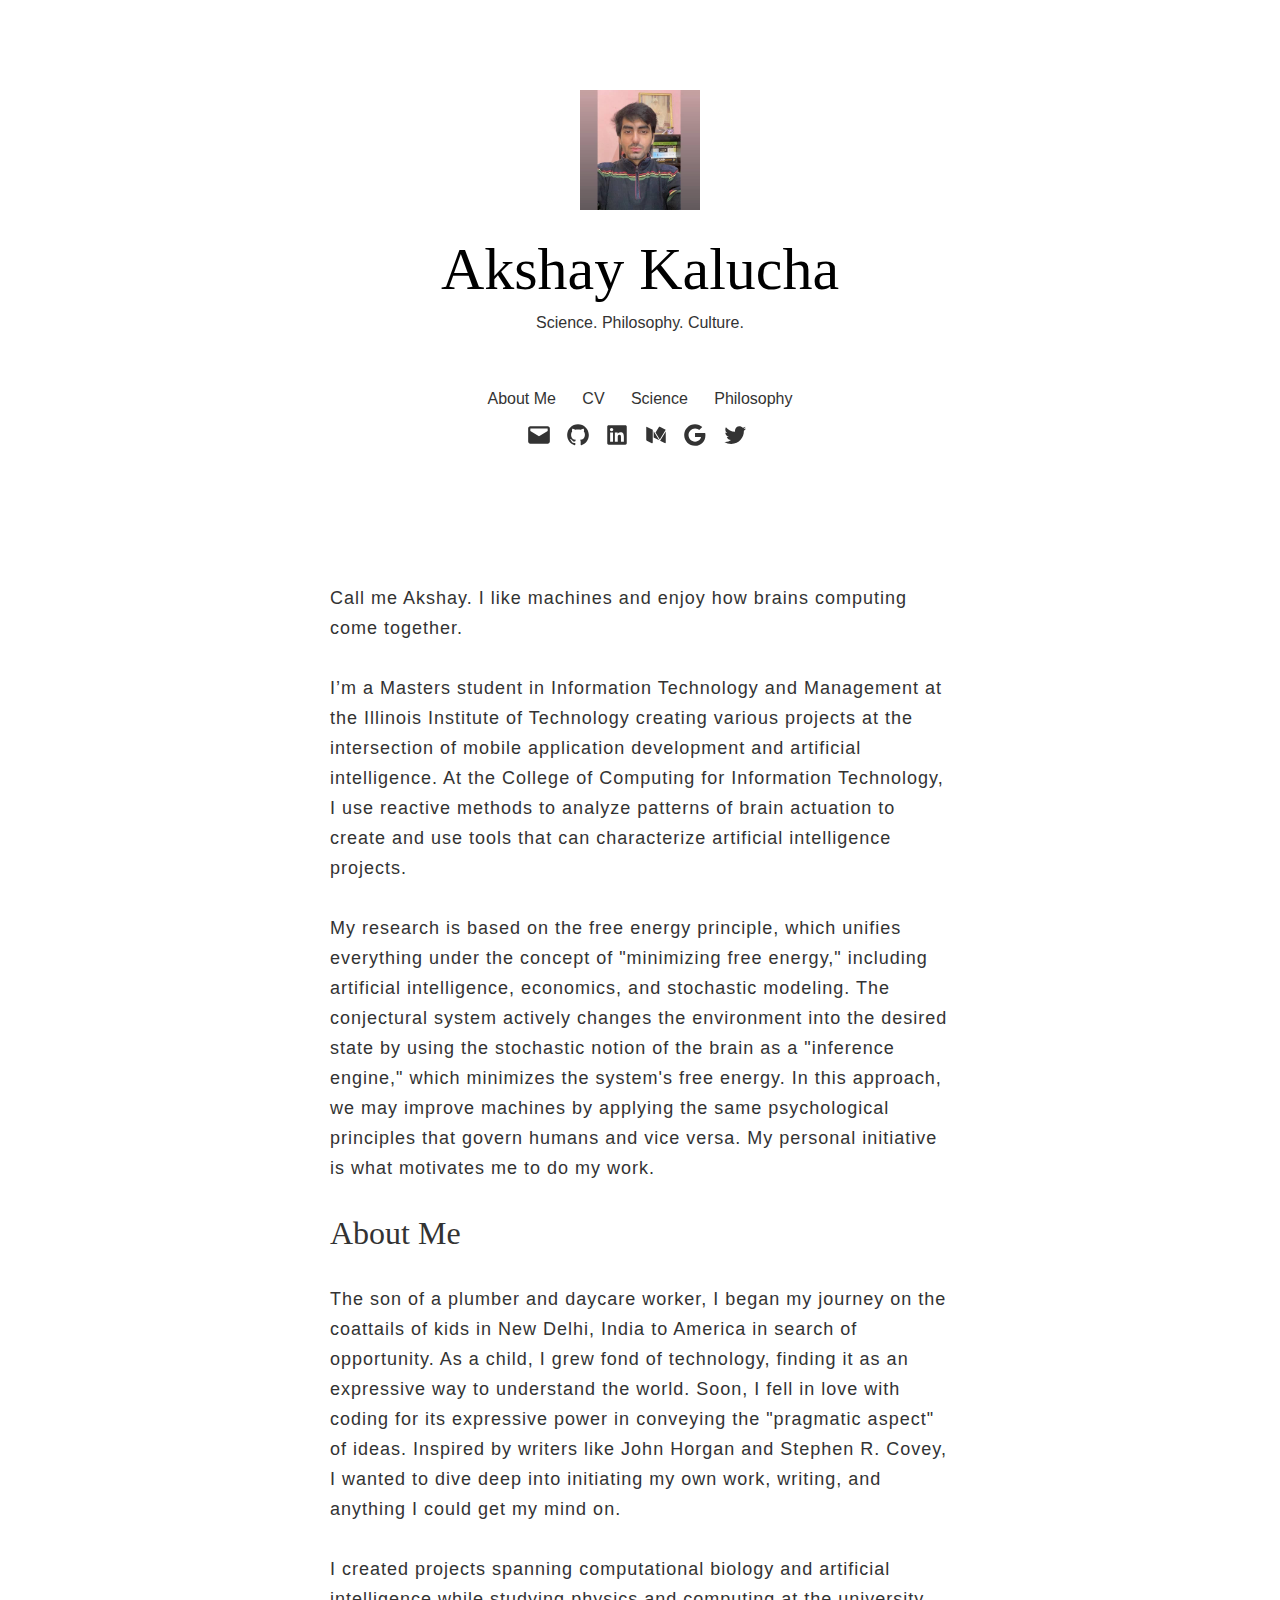
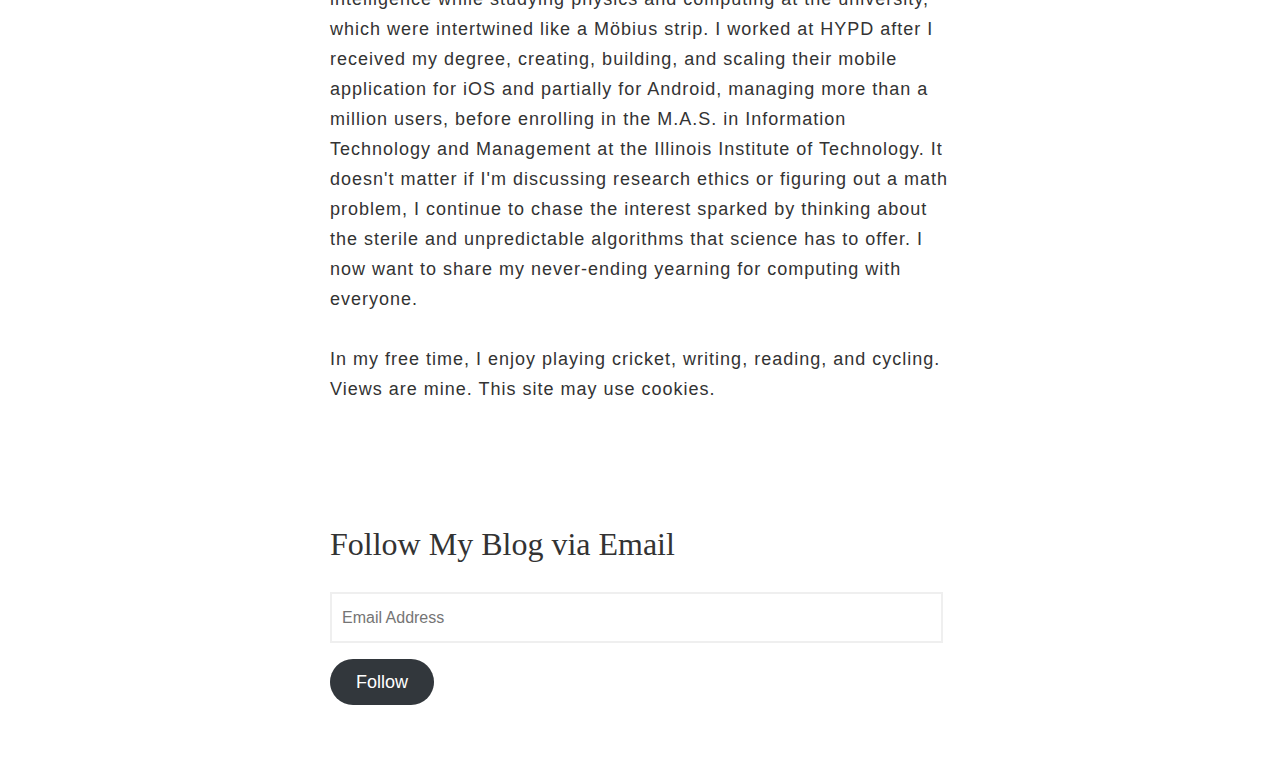
<file: index.html>
<!DOCTYPE html>
<html lang="en">
<head>
    <meta charset="UTF-8">
    <meta http-equiv="X-UA-Compatible" content="IE=edge">
    <meta name="viewport" content="width=device-width, initial-scale=1.0">

    <link rel="stylesheet" href="style.css">
    <title>Akshay Kalucha</title>
</head>
<body>
    <main class="main_page_1 site-header">
        <section id="section1" class="pagesection info">
            <div class="site-logo">
                <img src="default.jpg" alt="profilephoto">
            </div>
            <div class="site-branding">
                <p class="site-title">
                    <a id="name-link" href="https://akalucha.me/" rel="home">Akshay Kalucha</a>
                </p>
                <p class="site-description">Science. Philosophy. Culture.</p>
            </div>

            <!-- .site-branding -->
            
            <nav id="site-navigation" class="primary-navigation" role="navigation" aria-label="Main">
                <div class="primary-menu-container">
                    <ul class="menu-content-1">
                        <li class="menu-item item-1">
                            <a href="https://www.akalucha.me">About Me</a>
                        </li>
                        <li class="menu-item item-2">
                            <a href="https://www.akalucha.me">CV</a>
                        </li>
                        <li class="menu-item item-3">
                            <a href="https://www.akalucha.me">Science</a>
                        </li>
                        <li class="menu-item item-4">
                            <a href="https://www.akalucha.me">Philosophy</a>
                        </li>
                    </ul>
                </div>
            </nav>

            <!-- .social-navigation -->

            <nav class="social-navigation" role="navigation" aria-label="Social Links Menu">
                <div class="menu-social-container">
                    <ul class="menu-social-1">
                        <li class="socialmedia menu-item menu-item-type-custom menu-item-object-custom menu-item-1">
                            <a href="mailto:akshaykalucha@gmail.com">
                                <span class="screen-reader-text">
                                    Email
                                </span>
                                <svg class="svg-icon" width="26" height="26" aria-hidden="true" role="img" focusable="false" viewBox="0 0 24 24" version="1.1" xmlns="http://www.w3.org/2000/svg"><path d="M20,4H4C2.895,4,2,4.895,2,6v12c0,1.105,0.895,2,2,2h16c1.105,0,2-0.895,2-2V6C22,4.895,21.105,4,20,4z M20,8.236l-8,4.882 L4,8.236V6h16V8.236z"></path></svg>
                            </a>
                        </li>
                        <li class="socialmedia menu-item menu-item-type-custom menu-item-object-custom menu-item-928">
                            <a href="https://github.com/akshaykalucha">
                                <span class="screen-reader-text">
                                    GitHub
                                </span>
                                <svg class="svg-icon" width="26" height="26" aria-hidden="true" role="img" focusable="false" viewBox="0 0 24 24" version="1.1" xmlns="http://www.w3.org/2000/svg"><path d="M12,2C6.477,2,2,6.477,2,12c0,4.419,2.865,8.166,6.839,9.489c0.5,0.09,0.682-0.218,0.682-0.484 c0-0.236-0.009-0.866-0.014-1.699c-2.782,0.602-3.369-1.34-3.369-1.34c-0.455-1.157-1.11-1.465-1.11-1.465 c-0.909-0.62,0.069-0.608,0.069-0.608c1.004,0.071,1.532,1.03,1.532,1.03c0.891,1.529,2.341,1.089,2.91,0.833 c0.091-0.647,0.349-1.086,0.635-1.337c-2.22-0.251-4.555-1.111-4.555-4.943c0-1.091,0.39-1.984,1.03-2.682 C6.546,8.54,6.202,7.524,6.746,6.148c0,0,0.84-0.269,2.75,1.025C10.295,6.95,11.15,6.84,12,6.836 c0.85,0.004,1.705,0.114,2.504,0.336c1.909-1.294,2.748-1.025,2.748-1.025c0.546,1.376,0.202,2.394,0.1,2.646 c0.64,0.699,1.026,1.591,1.026,2.682c0,3.841-2.337,4.687-4.565,4.935c0.359,0.307,0.679,0.917,0.679,1.852 c0,1.335-0.012,2.415-0.012,2.741c0,0.269,0.18,0.579,0.688,0.481C19.138,20.161,22,16.416,22,12C22,6.477,17.523,2,12,2z"></path></svg>
                            </a>
                        </li>

                        <li class="menu-item menu-item-type-custom menu-item-object-custom menu-item-923">
                            <a href="https://www.linkedin.com/in/akshaykalucha/">
                                <span class="screen-reader-text">
                                    LinkedIn
                                </span>
                                <svg class="svg-icon" width="26" height="26" aria-hidden="true" role="img" focusable="false" viewBox="0 0 24 24" version="1.1" xmlns="http://www.w3.org/2000/svg"><path d="M19.7,3H4.3C3.582,3,3,3.582,3,4.3v15.4C3,20.418,3.582,21,4.3,21h15.4c0.718,0,1.3-0.582,1.3-1.3V4.3 C21,3.582,20.418,3,19.7,3z M8.339,18.338H5.667v-8.59h2.672V18.338z M7.004,8.574c-0.857,0-1.549-0.694-1.549-1.548 c0-0.855,0.691-1.548,1.549-1.548c0.854,0,1.547,0.694,1.547,1.548C8.551,7.881,7.858,8.574,7.004,8.574z M18.339,18.338h-2.669 v-4.177c0-0.996-0.017-2.278-1.387-2.278c-1.389,0-1.601,1.086-1.601,2.206v4.249h-2.667v-8.59h2.559v1.174h0.037 c0.356-0.675,1.227-1.387,2.526-1.387c2.703,0,3.203,1.779,3.203,4.092V18.338z"></path></svg>
                            </a>
                        </li>
                        <li class="menu-item menu-item-type-custom menu-item-object-custom menu-item-2011">
                            <a href="https://medium.com/@akshaykalucha">
                                <span class="screen-reader-text">
                                    Medium
                                </span>
                                <svg class="svg-icon" width="26" height="26" aria-hidden="true" role="img" focusable="false" viewBox="0 0 24 24" version="1.1" xmlns="http://www.w3.org/2000/svg"><path d="M20.962,7.257l-5.457,8.867l-3.923-6.375l3.126-5.08c0.112-0.182,0.319-0.286,0.527-0.286c0.05,0,0.1,0.008,0.149,0.02 c0.039,0.01,0.078,0.023,0.114,0.041l5.43,2.715l0.006,0.003c0.004,0.002,0.007,0.006,0.011,0.008 C20.971,7.191,20.98,7.227,20.962,7.257z M9.86,8.592v5.783l5.14,2.57L9.86,8.592z M15.772,17.331l4.231,2.115 C20.554,19.721,21,19.529,21,19.016V8.835L15.772,17.331z M8.968,7.178L3.665,4.527C3.569,4.479,3.478,4.456,3.395,4.456 C3.163,4.456,3,4.636,3,4.938v11.45c0,0.306,0.224,0.669,0.498,0.806l4.671,2.335c0.12,0.06,0.234,0.088,0.337,0.088 c0.29,0,0.494-0.225,0.494-0.602V7.231C9,7.208,8.988,7.188,8.968,7.178z"></path></svg>
                            </a>
                        </li>

                        <li class="menu-item menu-item-type-custom menu-item-object-custom menu-item-934">
                            <a href="https://www.github.com/akshaykalucha">
                                <span class="screen-reader-text">
                                    Scholar
                                </span>
                                <svg class="svg-icon" width="26" height="26" aria-hidden="true" role="img" focusable="false" viewBox="0 0 24 24" version="1.1" xmlns="http://www.w3.org/2000/svg"><path d="M12.02,10.18v3.72v0.01h5.51c-0.26,1.57-1.67,4.22-5.5,4.22c-3.31,0-6.01-2.75-6.01-6.12s2.7-6.12,6.01-6.12 c1.87,0,3.13,0.8,3.85,1.48l2.84-2.76C16.99,2.99,14.73,2,12.03,2c-5.52,0-10,4.48-10,10s4.48,10,10,10c5.77,0,9.6-4.06,9.6-9.77 c0-0.83-0.11-1.42-0.25-2.05H12.02z"></path></svg>
                            </a>
                        </li>

                        <li class="menu-item menu-item-type-custom menu-item-object-custom menu-item-926">
                            <a href="https://twitter.com/aksxayy">
                                <span class="screen-reader-text">
                                    Twitter
                                </span>
                                <svg class="svg-icon" width="26" height="26" aria-hidden="true" role="img" focusable="false" viewBox="0 0 24 24" version="1.1" xmlns="http://www.w3.org/2000/svg"><path d="M22.23,5.924c-0.736,0.326-1.527,0.547-2.357,0.646c0.847-0.508,1.498-1.312,1.804-2.27 c-0.793,0.47-1.671,0.812-2.606,0.996C18.324,4.498,17.257,4,16.077,4c-2.266,0-4.103,1.837-4.103,4.103 c0,0.322,0.036,0.635,0.106,0.935C8.67,8.867,5.647,7.234,3.623,4.751C3.27,5.357,3.067,6.062,3.067,6.814 c0,1.424,0.724,2.679,1.825,3.415c-0.673-0.021-1.305-0.206-1.859-0.513c0,0.017,0,0.034,0,0.052c0,1.988,1.414,3.647,3.292,4.023 c-0.344,0.094-0.707,0.144-1.081,0.144c-0.264,0-0.521-0.026-0.772-0.074c0.522,1.63,2.038,2.816,3.833,2.85 c-1.404,1.1-3.174,1.756-5.096,1.756c-0.331,0-0.658-0.019-0.979-0.057c1.816,1.164,3.973,1.843,6.29,1.843 c7.547,0,11.675-6.252,11.675-11.675c0-0.178-0.004-0.355-0.012-0.531C20.985,7.47,21.68,6.747,22.23,5.924z"></path></svg>
                            </a>
                        </li>
                    </ul>
                </div>
            </nav>
        </section>

        <section id="section2" class="pagesection intro">
        <!-- #masthead -->
            <div class="site-content" id="content">
                <section id="primary" class="content-area">

                    <main id="main" class="site-main" role="main">
                        <article id="post-747" class="post-747 page type-page status-publish has-post-thumbnail hentry entry">
                            <div class="entry-content">
                                <p>Call me Akshay. I like machines and enjoy how brains computing come together. </p>

                                <p>I’m a Masters student in Information Technology and Management at the Illinois Institute of Technology creating various projects at the intersection of mobile application development and artificial intelligence. At the College of Computing for Information Technology, I use reactive methods to analyze patterns of brain actuation to create and use tools that can characterize artificial intelligence projects.</p>

                                <p>My research is based on the free energy principle, which unifies everything under the concept of "minimizing free energy," including artificial intelligence, economics, and stochastic modeling. The conjectural system actively changes the environment into the desired state by using the stochastic notion of the brain as a "inference engine," which minimizes the system's free energy. In this approach, we may improve machines by applying the same psychological principles that govern humans and vice versa. My personal initiative is what motivates me to do my work.</p>

                                <h2>About Me</h2>

                                <p>The son of a plumber and daycare worker, I began my journey on the coattails of kids in New Delhi, India to America in search of opportunity. As a child, I grew fond of technology, finding it as an expressive way to understand the world. Soon, I fell in love with coding for its expressive power in conveying the "pragmatic aspect" of ideas. Inspired by writers like John Horgan and Stephen R. Covey, I wanted to dive deep into initiating my own work, writing, and anything I could get my mind on.</p>

                                <p>I created projects spanning computational biology and artificial intelligence while studying physics and computing at the university, which were intertwined like a Möbius strip. I worked at HYPD after I received my degree, creating, building, and scaling their mobile application for iOS and partially for Android, managing more than a million users, before enrolling in the M.A.S. in Information Technology and Management at the Illinois Institute of Technology. It doesn't matter if I'm discussing research ethics or figuring out a math problem, I continue to chase the interest sparked by thinking about the sterile and unpredictable algorithms that science has to offer. I now want to share my never-ending yearning for computing with everyone.</p>

                                <p>In my free time, I enjoy playing cricket, writing, reading, and cycling. Views are mine. This site may use cookies.</p>
                            </div>
                        </article>
                    </main>

                </section>
            </div>
        </section>

        <section id="section3" class="pagesection aboutme">
            <!-- widget footer area -->
            <footer id="colophon" class="site-footer default-max-width" role="contentinfo">

                <div class="widget-area">
                    <div class="widget-column footer-widget-1">
                        <section id="blog_subscription-1" class="widget widget_blog_subscription jetpack_subscription_widget">
                            <h2 class="widget-title">
                                Follow My Blog via Email
                            </h2>

                            <div class="wp-block-jetpack-subscriptions__container">
                                <form action="#" method="post" accept-charset="utf-8" id="subscribe-blog-blog_subscription-1">
                                        <p id="subscribe-email">
                                            <label id="jetpack-subscribe-label" class="screen-reader-text" for="subscribe-field-blog_subscription-1">
                                                Email Address						
                                            </label>
                                            <input type="email" name="email" required="required" value="" id="subscribe-field-blog_subscription-1" placeholder="Email Address">
                                        </p>
                    
                                        <p id="subscribe-submit">
                                            <button type="submit" class="wp-block-button__link" name="jetpack_subscriptions_widget">
                                                Follow						
                                            </button>
                                        </p>
                                </form>
                            </div>
                        </section>
                    </div>
                </div>

            </footer>
        </section>
    </main>
</body>
</html>
</file>
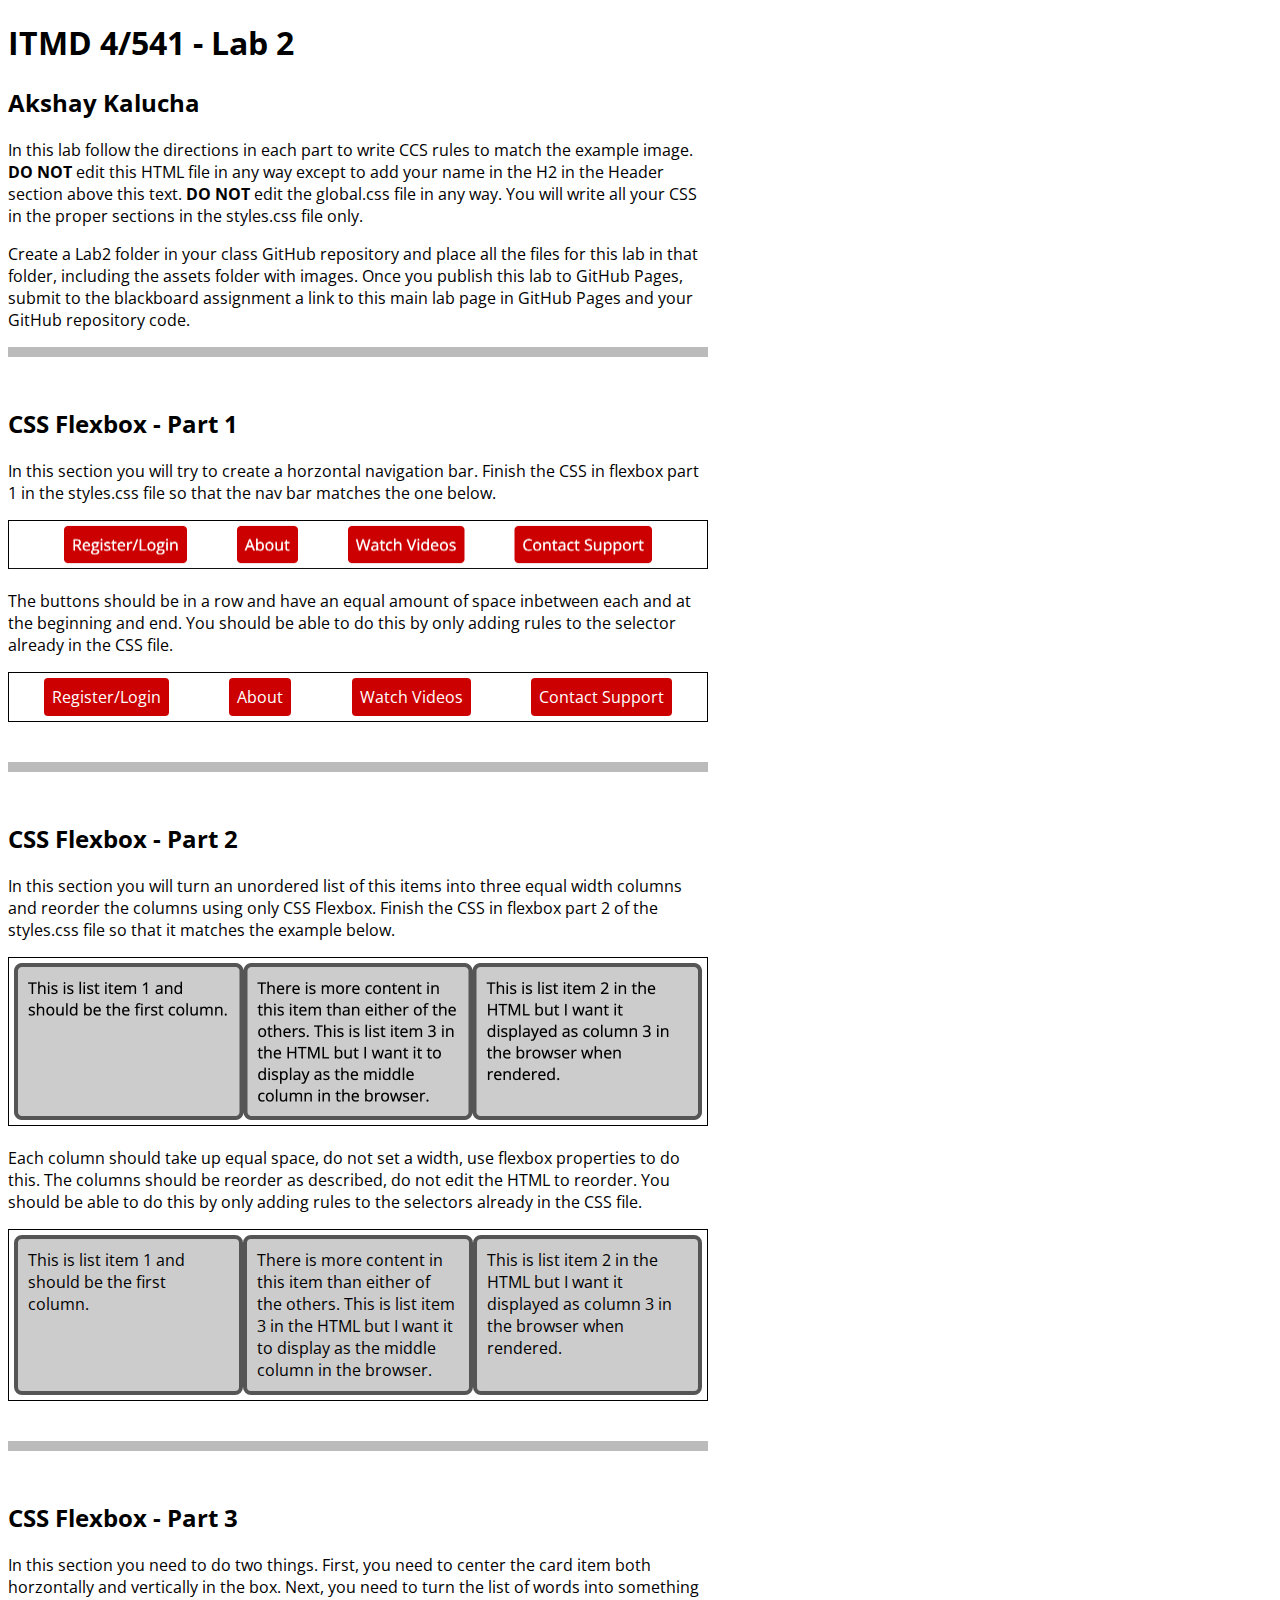
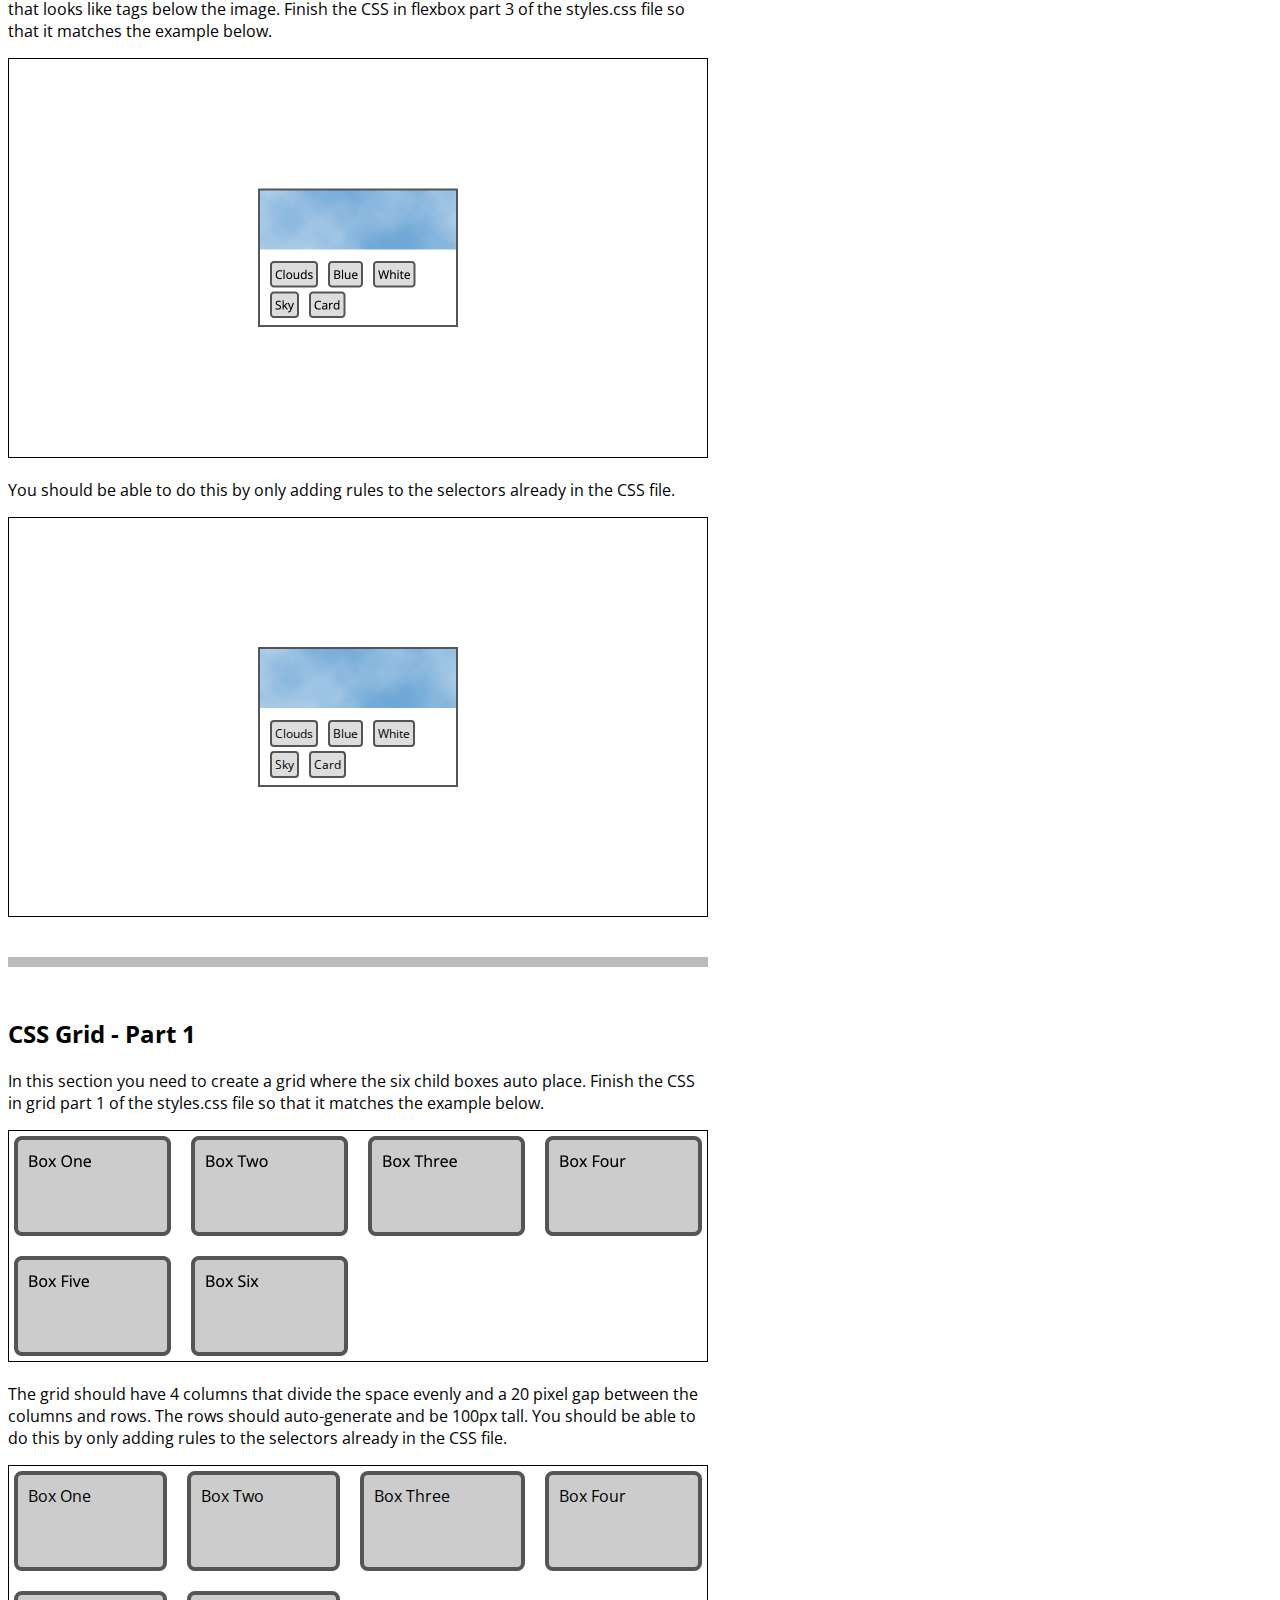
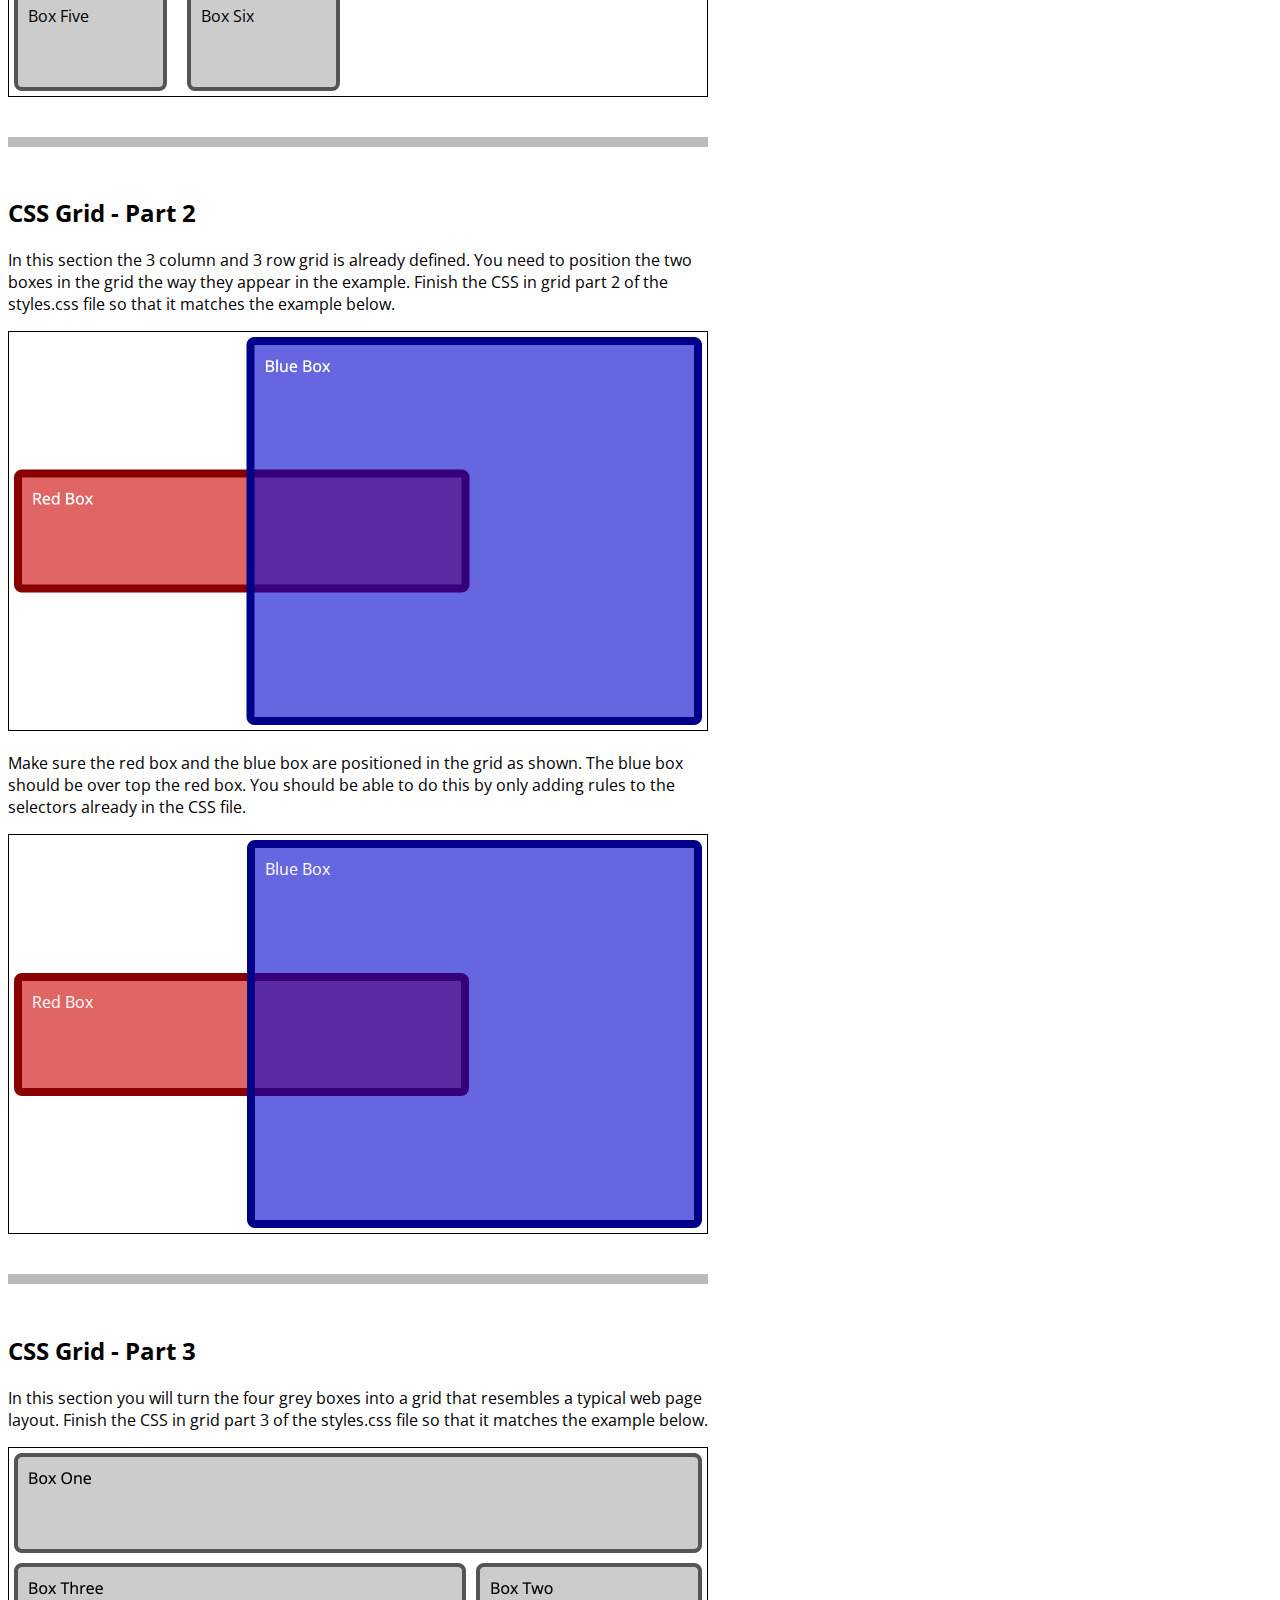
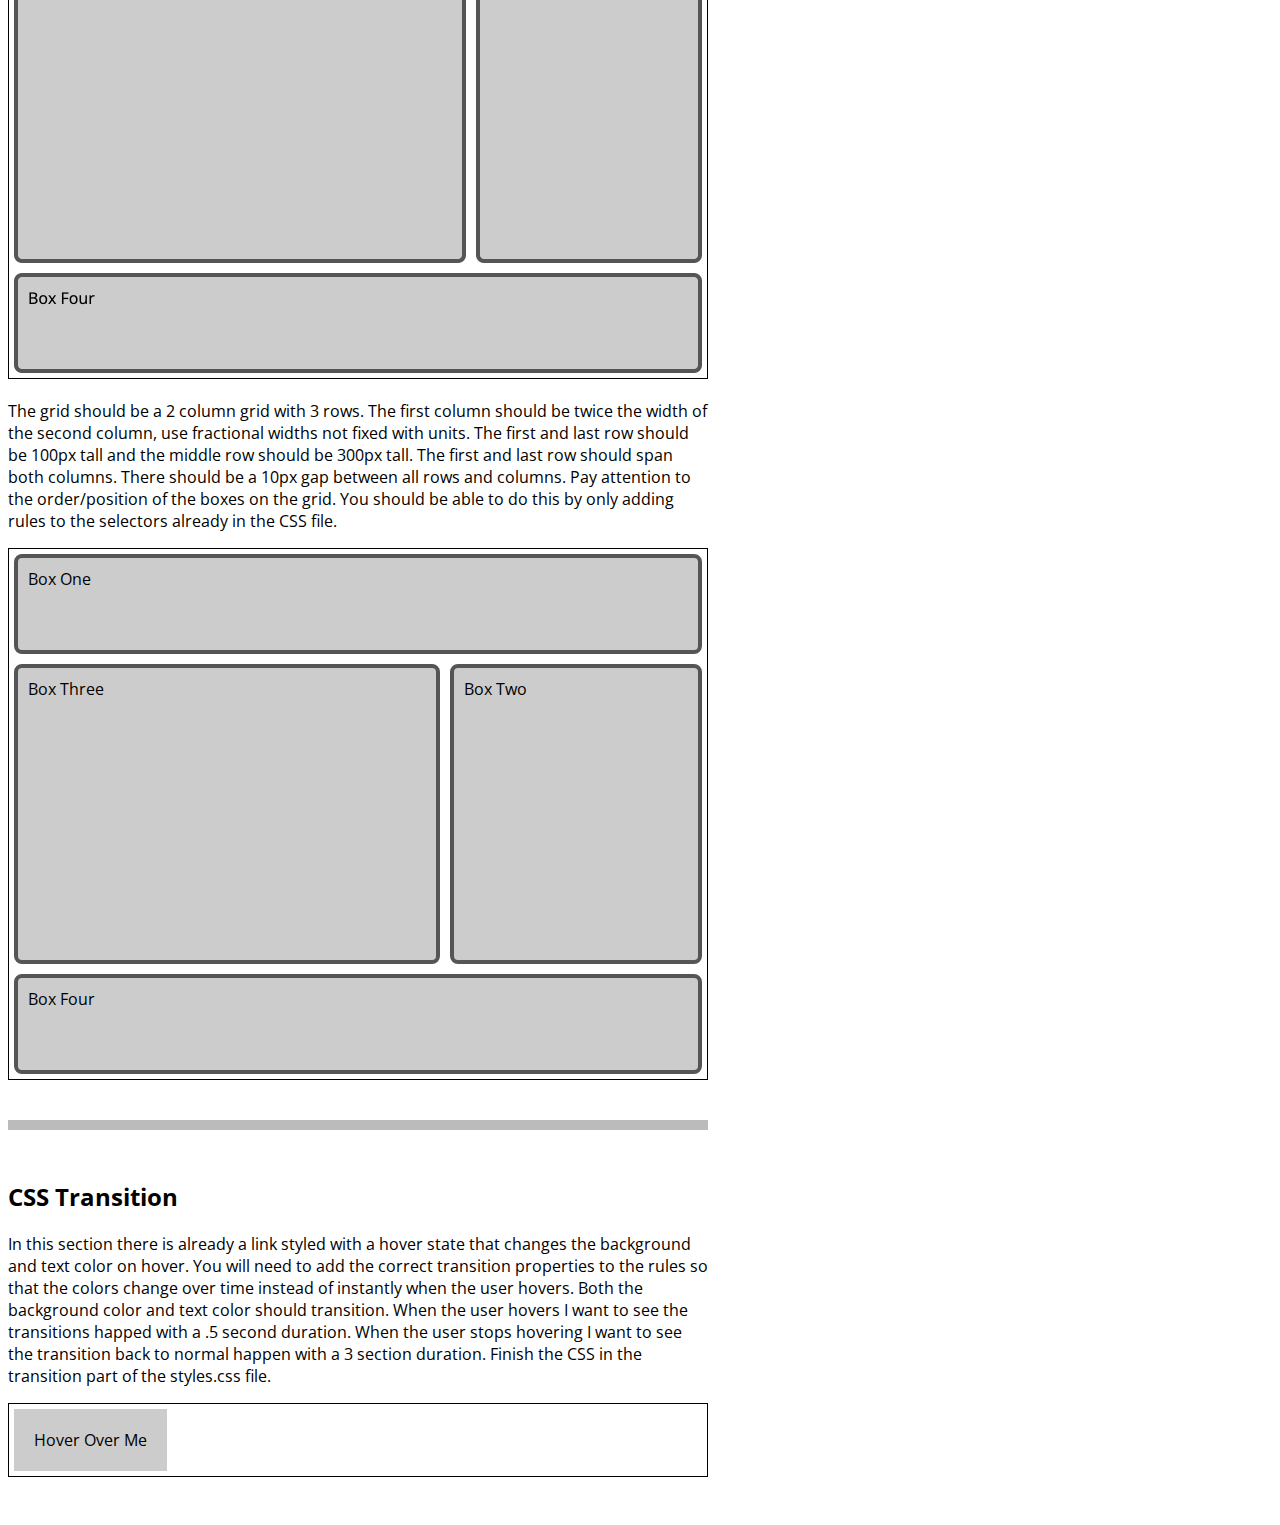
<file: Lab2/index.html>
<!DOCTYPE html>
<html lang="en">
<head>
  <meta charset="UTF-8">
  <meta http-equiv="X-UA-Compatible" content="IE=edge">
  <meta name="viewport" content="width=device-width, initial-scale=1.0">
  <title>ITMD 4/541 - Lab 2</title>
  <link rel="preconnect" href="https://fonts.googleapis.com">
  <link rel="preconnect" href="https://fonts.gstatic.com" crossorigin>
  <link href="https://fonts.googleapis.com/css2?family=Open+Sans:ital,wght@0,400;0,700;1,400&display=swap" rel="stylesheet">
  <link href="assets/global.css" rel="stylesheet">
  <link href="styles.css" rel="stylesheet">
</head>
<body>
  <header class="w700">
    <h1>ITMD 4/541 - Lab 2</h1>
    <h2>Akshay Kalucha</h2>
    <p>In this lab follow the directions in each part to write CCS rules to match the example image. <strong>DO NOT</strong> edit this HTML file in any way except to add your name in the H2 in the Header section above this text. <strong>DO NOT</strong> edit the global.css file in any way. You will write all your CSS in the proper sections in the styles.css file only.</p>
    <p>Create a Lab2 folder in your class GitHub repository and place all the files for this lab in that folder, including the assets folder with images. Once you publish this lab to GitHub Pages, submit to the blackboard assignment a link to this main lab page in GitHub Pages and your GitHub repository code.</p>
  </header>
  <section id="flex-section1" class="w700">
    <h2>CSS Flexbox - Part 1</h2>
    <p>In this section you will try to create a horzontal navigation bar. Finish the CSS in flexbox part 1 in the styles.css file so that the nav bar matches the one below.</p>
    <img src="assets/flex-p1.png" alt="flexbox part 1 example" width="700">
    <p>The buttons should be in a row and have an equal amount of space inbetween each and at the beginning and end. You should be able to do this by only adding rules to the selector already in the CSS file.</p>
    <div class="box">
      <nav>
        <ul>
          <li><a class="btn" href="#/register">Register/Login</a></li>
          <li><a class="btn" href="#/about">About</a></li>
          <li><a class="btn" href="#/videos">Watch Videos</a></li>
          <li><a class="btn" href="#/support">Contact Support</a></li>
        </ul>
      </nav>
    </div>
  </section>
  <section id="flex-section2" class="w700">
    <h2>CSS Flexbox - Part 2</h2>
    <p>In this section you will turn an unordered list of this items into three equal width columns and reorder the columns using only CSS Flexbox. Finish the CSS in flexbox part 2 of the styles.css file so that it matches the example below.</p>
    <img src="assets/flex-p2.png" alt="flexbox part 2 example" width="700">
    <p>Each column should take up equal space, do not set a width, use flexbox properties to do this. The columns should be reorder as described, do not edit the HTML to reorder. You should be able to do this by only adding rules to the selectors already in the CSS file.</p>
    <div class="box">
      <nav>
        <ul>
          <li class="greybox item1">This is list item 1 and should be the first column.</li>
          <li class="greybox item2">This is list item 2 in the HTML but I want it displayed as column 3 in the browser when rendered.</li>
          <li class="greybox item3">There is more content in this item than either of the others. This is list item 3 in the HTML but I want it to display as the middle column in the browser.</li>
        </ul>
      </nav>
    </div>
  </section>
  <section id="flex-section3" class="w700">
    <h2>CSS Flexbox - Part 3</h2>
    <p>In this section you need to do two things. First, you need to center the card item both horzontally and vertically in the box. Next, you need to turn the list of words into something that looks like tags below the image. Finish the CSS in flexbox part 3 of the styles.css file so that it matches the example below.</p>
    <img src="assets/flex-p3.png" alt="flexbox part 3 example" width="700">
    <p>You should be able to do this by only adding rules to the selectors already in the CSS file.</p>
    <div class="box h400">
      <div class="card">
        <img src="assets/clouds.jpg" alt="clouds" width="200">
        <div class="tags">
          <ul>
            <li>Clouds</li>
            <li>Blue</li>
            <li>White</li>
            <li>Sky</li>
            <li>Card</li>
          </ul>
        </div>
      </div>
    </div>
  </section>
  <section id="grid-section1" class="w700">
    <h2>CSS Grid - Part 1</h2>
    <p>In this section you need to create a grid where the six child boxes auto place. Finish the CSS in grid part 1 of the styles.css file so that it matches the example below.</p>
    <img src="assets/grid-p1.png" alt="grid part 1 example" width="700">
    <p>The grid should have 4 columns that divide the space evenly and a 20 pixel gap between the columns and rows. The rows should auto-generate and be 100px tall. You should be able to do this by only adding rules to the selectors already in the CSS file.</p>
    <div class="box">
      <div class="grid">
        <div class="greybox">Box One</div>
        <div class="greybox">Box Two</div>
        <div class="greybox">Box Three</div>
        <div class="greybox">Box Four</div>
        <div class="greybox">Box Five</div>
        <div class="greybox">Box Six</div>
      </div>
    </div>
    </div>
  </section>
  <section id="grid-section2" class="w700">
    <h2>CSS Grid - Part 2</h2>
    <p>In this section the 3 column and 3 row grid is already defined. You need to position the two boxes in the grid the way they appear in the example. Finish the CSS in grid part 2 of the styles.css file so that it matches the example below.</p>
    <img src="assets/grid-p2.png" alt="grid part 2 example" width="700">
    <p>Make sure the red box and the blue box are positioned in the grid as shown. The blue box should be over top the red box. You should be able to do this by only adding rules to the selectors already in the CSS file.</p>
    <div class="box h400">
      <div class="grid">
        <div class="gridboxblue">Blue Box</div>
        <div class="gridboxred">Red Box</div>
      </div>
    </div>
    </div>
  </section>
  <section id="grid-section3" class="w700">
    <h2>CSS Grid - Part 3</h2>
    <p>In this section you will turn the four grey boxes into a grid that resembles a typical web page layout. Finish the CSS in grid part 3 of the styles.css file so that it matches the example below.</p>
    <img src="assets/grid-p3.png" alt="grid part 3 example" width="700">
    <p>The grid should be a 2 column grid with 3 rows. The first column should be twice the width of the second column, use fractional widths not fixed with units. The first and last row should be 100px tall and the middle row should be 300px tall. The first and last row should span both columns. There should be a 10px gap between all rows and columns. Pay attention to the order/position of the boxes on the grid. You should be able to do this by only adding rules to the selectors already in the CSS file.</p>
    <div class="box">
      <div class="grid">
        <div class="greybox box1">Box One</div>
        <div class="greybox box2">Box Two</div>
        <div class="greybox box3">Box Three</div>
        <div class="greybox box4">Box Four</div>
      </div>
    </div>
    </div>
  </section>
  <section id="transition-section" class="w700">
    <h2>CSS Transition</h2>
    <p>In this section there is already a link styled with a hover state that changes the background and text color on hover. You will need to add the correct transition properties to the rules so that the colors change over time instead of instantly when the user hovers. Both the background color and text color should transition. When the user hovers I want to see the transitions happed with a .5 second duration. When the user stops hovering I want to see the transition back to normal happen with a 3 section duration. Finish the CSS in the transition part of the styles.css file.</p>
    <div class="box">
      <a href="#">Hover Over Me</a>
    </div>
    </div>
  </section>
</body>
</html>
</file>
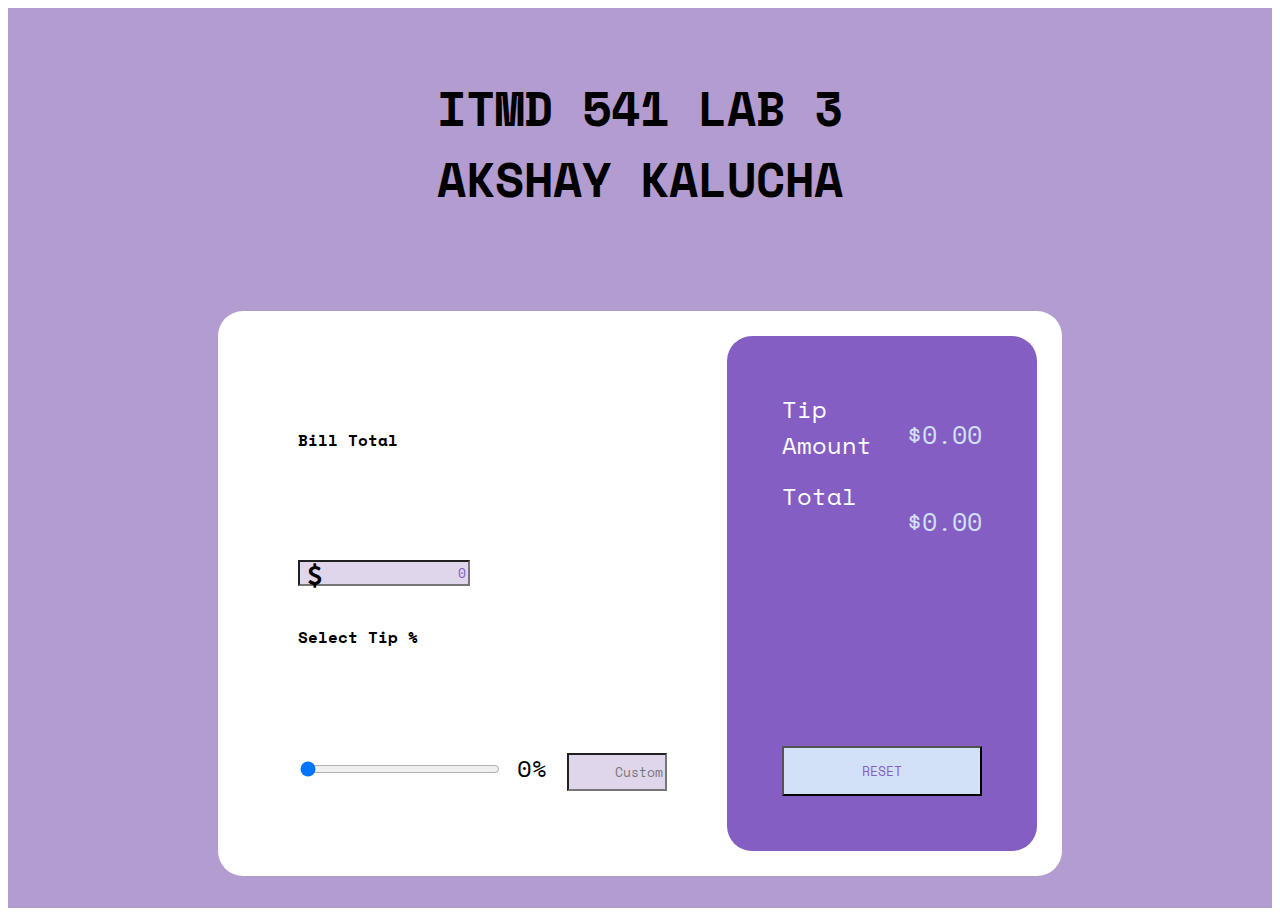
<file: Lab3/index.html>
<!DOCTYPE html>
<html lang="en">

<head>
    <meta charset="UTF-8">
    <meta name="viewport" content="width=device-width, initial-scale=1.0">
    <!-- displays site properly based on user's device -->
    <link rel="icon" type="image/png" sizes="32x32" href="./images/favicon-32x32.png">
    <!-- Fonts -->
    <link rel="preconnect" href="https://fonts.googleapis.com">
    <link rel="preconnect" href="https://fonts.gstatic.com" crossorigin>
    <link href="https://fonts.googleapis.com/css2?family=Space+Mono:wght@400;700&display=swap" rel="stylesheet">
    <!-- Fonts -->
    <!-- Stylesheet -->
    <link rel="stylesheet" href="./styles/style.css">
    <!-- Stylesheet -->
    <!-- Icons -->
    <link rel="stylesheet" href="https://cdnjs.cloudflare.com/ajax/libs/font-awesome/4.7.0/css/font-awesome.min.css">
    <!-- Icons -->
    <!-- Bootstrap -->
    <link href="https://cdn.jsdelivr.net/npm/bootstrap@5.1.1/dist/css/bootstrap.min.css" rel="stylesheet" integrity="sha384-F3w7mX95PdgyTmZZMECAngseQB83DfGTowi0iMjiWaeVhAn4FJkqJByhZMI3AhiU" crossorigin="anonymous">
    <!-- Bootstrap -->
    <title>ITMD 541 | Tip calculator app</title>
</head>

<body>

    <div class="main-container">

        <h1 class="main-title">ITMD 541 LAB 3<br>AKSHAY KALUCHA</h1>

        <div class="main-content">
            <div class="left-container">
                <!-- Bill Section -->
                <div class="bill-section">

                    <div class="title">
                        <label for="bill-charge"><h6>Bill Total</h6></label>
                        <h6 class="error-message" id="bill-error-message">Can't be negative or zero</h6>
                    </div>
                    <div class="icon-inside">
                        <i class="fa fa-usd" aria-hidden="true"></i>
                        <input style="background-color: #dfd6eb;" onchange="calcTipAmount()" onclick="this.value = ''; document.querySelector('.error-message').style.visibility = 'visible'" type="number" class="form-control" id="bill-charge" name="bill-charge" value="0">
                    </div>
                </div>

                <!-- Select Tip Section -->
                <div class="select-tip-section">
                    <form class="tip-options" id="tip-form">
                    <div class="title">
                        <label for="tipInput"><h6>Select Tip %</h6></label>
                        <h6 class="custom-error-message" id="custom-tip-error-message">Can't be negative or >100</h6>
                    </div>
                    
                        <div class="tip-buttons">
                            <!--Tip Range-->
							<input type="range" min="0" max="100" class="form-control-range" id="tipInput" value="0" />
							<!--Tip output-->
                            <span class="input-group-addon" id="tipOutput">0%</span>
                            <!--Custom Tip-->
                            <input style="background-color: #dfd6eb;" type="number" id="custom-tip" class="tip-value form-control" name="custom-tip" placeholder="Custom">
                        </div>
                    </form>
                </div>
            </div>

            <div class="right-container">
                <div class="information">
                  
                    <label for="total-tip-amount" class="tip-amount">Tip Amount</label>
                    <p class="amount" id="total-tip-amount">$0.00</p>
                    <label for="total-amount" class="tip-amount">Total</label>
                    <p class="amount" id="total-amount">$0.00</p>

                </div>
                
                <button onclick="resetButton()" class="reset-button btn container-fluid">RESET</button>

            </div> 
        </div>
        <!-- Script -->
        <script src="./script/main.js"></script>
        <!-- Script -->
    
</body>

</html>
</file>
<file: style.css>
html{
    font-family: var(--global--font-secondary);
}
*, *::before, *::after {
    box-sizing: inherit;
}
body{
    margin: 0;
    font-size: var(--global--font-size-base);
    font-weight: var(--global--font-weight);
    color: var(--global--color-foreground);
    text-align: left;
    background-color: var(--global--color-background);
}
button, a {
    cursor: pointer;
}

a {
    background-color: transparent;
    text-underline-offset: 0.3em;
}

h2 {
    font-size: 32px;
    letter-spacing: normal;
    line-height: 1.3;
    clear: both;
    font-weight: normal;
    font-family: 'Times New Roman', Times, serif;
}

:root {
    --global--font-primary: var(--font-headings, 'Playfair Display', Georgia, Times, serif);
    --global--font-secondary: var(--font-base, 'Fira Sans', Helvetica, Arial, sans-serif);
    --global--font-code: monospace, monospace;
    --global--font-ui: var(--font-base, var(--global--font-secondary));
    --global--font-size-root: 18px;
    --global--font-size-ratio: 1.2;
    --global--font-size-base: 1em;
    --global--font-size-xs: 14px;
    --global--font-size-sm: 16px;
    --global--font-size-md: 18px;
    --global--font-size-lg: 24px;
    --global--font-size-xl: 28px;
    --global--font-size-xxl: 32px;
    --global--font-size-xxxl: 48px;
    --global--letter-spacing: normal;
    --global--font-weight: normal;
    --global--line-height-base: 1;
    --global--line-height-body: 1.7;
    --global--line-height-heading: 1.3;
    --global--color-primary: #000000;
    --global--color-secondary: #3C8067;
    --global--color-primary-hover: var( --global--color-secondary );
    --global--color-secondary-hover: #336D58;
    --global--color-black: black;
    --global--color-white: white;
    --global--color-foreground: #333333;
    --global--color-foreground-low-contrast: #444444;
    --global--color-foreground-high-contrast: #000000;
    --global--color-background: #FFFFFF;
    --global--color-tertiary: #FAFBF6;
    --global--color-background-dark: #DDDDDD;
    --global--color-border: #EFEFEF;
    --global--color-text-selection: #EBF2F0;
    --global--color-alert-success: yellowgreen;
    --global--color-alert-info: skyblue;
    --global--color-alert-warning: gold;
    --global--color-alert-error: salmon;
    --global--spacing-unit: 20px;
    --global--spacing-measure: unset;
    --global--spacing-horizontal: 25px;
    --global--spacing-vertical: 30px;
    --global--elevation: 1px 1px 3px 0px rgba( 0, 0, 0, 0.2 );
    --global--border-radius-sm: 9px;
    --global--border-radius-md: 13.5px;
    --global--border-radius-lg: 18px;
    --global--border-radius-pill: 180px;
    --global--border-radius-none: 0;
    --form--font-family: var(--global--font-secondary);
    --form--font-size: var(--global--font-size-md);
    --form--line-height: var(--global--line-height-body);
    --form--color-text: var(--global--color-foreground);
    --form--border-color: var(--global--color-border);
    --form--border-width: 2px;
    --form--border-radius: 0;
    --form--spacing-unit: calc(0.5 * var(--global--spacing-unit));
    --form--background-color: transparent;
    --form--box-shadow: none;
    --button--color-text: var(--global--color-background);
    --button--color-text-hover: var(--button--color-text);
    --button--color-text-active: var(--button--color-text);
    --button--color-background: var(--global--color-secondary);
    --button--color-background-hover: var(--global--color-secondary-hover);
    --button--color-background-active: var(--global--color-primary);
    --button--font-family: var(--global--font-ui);
    --button--font-size: var(--global--font-size-base);
    --button--font-weight: normal;
    --button--line-height: 1;
    --button--border-width: 2px;
    --button--border-radius: 4px;
    --button--padding-vertical: calc(var(--global--spacing-horizontal) - var(--button--border-width));
    --button--padding-horizontal: var(--global--spacing-horizontal);
    --cover--height: calc( 15 * var(--global--spacing-vertical) );
    --cover--color-foreground: var(--global--color-foreground-high-contrast);
    --cover--color-background: var(--global--color-tertiary);
    --heading--font-family: var(--global--font-primary);
    --heading--line-height: 1.3;
    --heading--font-size-h6: var(--global--font-size-base);
    --heading--font-size-h5: var(--global--font-size-md);
    --heading--font-size-h4: var(--global--font-size-lg);
    --heading--font-size-h3: var(--global--font-size-xl);
    --heading--font-size-h2: var(--global--font-size-xxl);
    --heading--font-size-h1: var(--global--font-size-xxxl);
    --heading--letter-spacing-h6: var(--global--letter-spacing);
    --heading--letter-spacing-h5: var(--global--letter-spacing);
    --heading--letter-spacing-h4: var(--global--letter-spacing);
    --heading--letter-spacing-h3: var(--global--letter-spacing);
    --heading--letter-spacing-h2: var(--global--letter-spacing);
    --heading--letter-spacing-h1: var(--global--letter-spacing);
    --heading--line-height-h6: 1.3;
    --heading--line-height-h5: 1.3;
    --heading--line-height-h4: 1.3;
    --heading--line-height-h3: var(--heading--line-height);
    --heading--line-height-h2: var(--heading--line-height);
    --heading--line-height-h1: var(--heading--line-height);
    --heading--font-weight: normal;
    --heading--font-weight-strong: 600;
    --latest-posts--title-font-family: var(--heading--font-family);
    --latest-posts--title-font-size: var(--heading--font-size-h3);
    --latest-posts--description-font-family: var(--global--font-secondary);
    --latest-posts--description-font-size: var(--global--font-size-sm);
    --layout-grid--gutter-none: 0px;
    --layout-grid--gutter-small: calc( var(--global--spacing-unit) / 2);
    --layout-grid--gutter-medium: var(--global--spacing-unit);
    --layout-grid--gutter-large: calc( var(--global--spacing-unit) * 2);
    --layout-grid--gutter-huge: calc( var(--global--spacing-unit) * 3);
    --layout-grid--background-offset: var(--global--spacing-unit);
    --list--font-family: var(--global--font-secondary);
    --definition-term--font-family: var(--global--font-primary);
    --pullquote--font-family: var(--global--font-primary);
    --pullquote--font-size: var(--heading--font-size-h2);
    --pullquote--font-style: italic;
    --pullquote--letter-spacing: var(--heading--letter-spacing-h4);
    --pullquote--line-height: var(--global--line-height-heading);
    --pullquote--border-width: 0;
    --pullquote--border-color: transparent;
    --pullquote--color-foreground: var(--global--color-foreground);
    --pullquote--color-background: var(--global--color-background);
    --quote--border-color: var(--global--color-secondary);
    --quote--border-width: 1px;
    --quote--font-family: var(--global--font-secondary);
    --quote--font-size: var(--global--font-size-md);
    --quote--font-size-large: var(--global--font-size-lg);
    --quote--font-style: normal;
    --quote--font-style-large: normal;
    --quote--line-height: var(--global--line-height-body);
    --quote--line-height-large: 1.5;
    --separator--border-color: var(--global--color-border);
    --separator--height: 2px;
    --separator--width: calc(6 * var(--global--spacing-horizontal));
    --utilities--font-size-xs: var(--global--font-size-xs);
    --utilities--font-size-sm: var(--global--font-size-sm);
    --utilities--font-size-md: var(--global--font-size-md);
    --utilities--font-size-lg: var(--global--font-size-lg);
    --utilities--font-size-xl: var(--global--font-size-xl);
    --utilities--font-size-xxl: var(--global--font-size-xxl);
    --utilities--font-size-xxxl: var(--global--font-size-xxxl);
    --branding--color-text: var(--global--color-foreground);
    --branding--color-link: var(--global--color-primary);
    --branding--color-link-hover: var(--global--color-primary-hover);
    --branding--title--font-family: var(--global--font-primary);
    --branding--title--font-size: calc( 1.25 * var(--heading--font-size-h1) );
    --branding--title--font-size-mobile: var(--heading--font-size-h1);
    --branding--title--font-weight: 500;
}
.main_page_1 {
    text-align: center;
    padding-top: calc(3 * var(--global--spacing-vertical));
}

img {
    display: block;
    margin-left: auto;
    margin-right: auto;
    width: 120px;
    height: 120px;
}

ul {
    font-family: var(--global--font-secondary);
}

.site-branding {
    color: #333333;
    text-align: center;
    margin-top: 20px;
    margin-bottom: 20px;
}

.site-title {
    color: #000000;
    font-family: var(--branding--title--font-family);
    letter-spacing: normal;
    line-height: var(--global--line-height-heading);
    margin-bottom: calc( var(--global--spacing-vertical) / 5);
    margin-top: calc( var(--global--spacing-vertical) / 5);
}

.site-title a {
    background-image: linear-gradient(to right, var(--global--color-secondary) 100%, transparent 100%);
    background-position: 0 1.22em;
    background-repeat: repeat-x;
    background-size: 8px 1.5px;
    border-bottom: none;
    color: currentColor;
    font-weight: var(--branding--title--font-weight);
    text-decoration: none;
    text-shadow: 1px 0px var(--global--color-background), -1px 0px var(--global--color-background), -2px 0px var(--global--color-background), 2px 0px var(--global--color-background), -3px 0px var(--global--color-background), 3px 0px var(--global--color-background), -4px 0px var(--global--color-background), 4px 0px var(--global--color-background), -5px 0px var(--global--color-background), 5px 0px var(--global--color-background);
    transition: background-size 0.1s ease-out;
}

.site-title a:visited {
    color: currentColor;
}
.site-title > a {
    text-decoration-color: var(--global--color-secondary);
}

.site-title a:hover, .site-title a:focus {
    color: #3C8067;
    background-size: 8px 0px;
}


@media only screen and (min-width: 482px) {
    .site-title {
        font-size: var(--branding--title--font-size);
    }
    .site-title a {
        background-size: 8px 2px;
    }

    .entry-content > * {
        margin-top: 30px;
        margin-bottom: 30px;
    }

    /* .site-header {
        
    } */

    .site-footer > * {
        margin-bottom: 30px;
    }

    .widget-column > * {
        margin-bottom: 30px;
        margin-top: 30px;
    }
}

#section1{
    margin-bottom: calc(3 * 30px);
}

.site-description {
    padding-top: 0px;
    margin-top: 0px;
    color: #333333;
}

.primary-navigation{
    justify-content: center;
    display: flex;
    position: relative;
    margin-top: calc(30px * 1.5);
    top: 0;
    right: 0;
    color: var(--global--color-foreground);
    font-size: 16px;
    margin-bottom: 0;
}
.primary-navigation > div {
    top: 0;
    right: 0;
    bottom: 0;
    left: 0;
}

.primary-navigation div > ul {
    display: flex;
    justify-content: center;
    flex-wrap: wrap;
    list-style: none;
    margin: 0;
    max-width: none;
    padding-left: 0;
    position: relative;
}

ul{
    font-family: var(--global--font-secondary);
    -webkit-font-smoothing: antialiased;
}

.primary-menu-container > ul > .menu-item {
    display: flex;
    align-items: center;
    padding: calc(0.66 * 20px);
}

.primary-navigation div > ul li {
    width: inherit;
    display: block;
    position: relative;
    z-index: 1;
}
.primary-navigation a:link {
    color: currentColor;
}

.primary-navigation .menu-item > a {
    color: #333333;
    text-decoration: none;
    font-size: 16px;
    font-family: var(--global--font-secondary);
    font-weight: normal;
}

.primary-navigation .menu-item > a:hover {
    color: #3C8067;
    border-color: #3C8067;
}

.primary-navigation .menu-item > a:active {
    color: #3C8067
}
.primary-navigation .menu-item > a:focus {
    color: #3C8067;
}
nav a {
    border-bottom: 1px solid transparent;
    text-decoration: none;
}
a {
    text-underline-offset: 0.3em;
}

.site *:focus {
    outline-width: 1px;
    outline-style: dotted;
    outline-color: #3C8067;
}

.social-navigation > div > ul {
    align-content: center;
    justify-content: center;
    display: flex;
    flex-wrap: wrap;
    list-style: none;
    margin: 0;
    padding-left: 0;
}

.social-navigation > div > ul > li {
    margin-bottom: calc(2 * calc(0.5 * calc(0.66 * 20px)));
}

.social-navigation > div > ul > li:first-of-type > a {
    padding-left: 0;
}

.social-navigation a {
    color: #333333;
    display: inline-block;
    padding: 0 calc(0.5 * calc(0.66 * 20px));
}

.social-navigation a:hover {
    color: #3C8067;
}

.screen-reader-text {
    clip: rect(1px,1px,1px,1px);
    word-wrap: normal!important;
    border: 0;
    -webkit-clip-path: inset(50%);
    clip-path: inset(50%);
    height: 1px;
    margin: -1px;
    overflow: hidden;
    padding: 0;
    position: absolute!important;
    width: 1px;
}

.social-navigation svg {
    fill: currentColor;
    vertical-align: middle;
}


.site-main {
    padding-top: 30px;
    padding-bottom: 30px;
    margin-left: auto;
    margin-right: auto;
    text-align: left;
    font-size: 18px;
    line-height: 30px;
    font-family: Arial, Helvetica, sans-serif;
    color: #333333;
    letter-spacing: 1px;
}

.site-main > *:last-child {
    margin-bottom: 0;
}

.site-main > *:first-child {
    margin-top: 0;
}
article {
    max-width: none;
}
.entry-content {
    margin-top: 0;
}

.entry-content > *:not(.alignwide):not(.alignfull):not(.alignleft):not(.alignright):not(.wp-block-separator):not(.entry-attachment):not(.woocommerce) {
    max-width: min(calc(100vw - (2 * 25px)), 620px);
    margin-left: auto;
    margin-right: auto;
}

.entry-content > *:first-child {
    margin-top: 0;
}
.entry-content p {
    word-wrap: break-word;
}

.site-footer {
    overflow: hidden;
    padding-top: 30px;
    padding-bottom: 30px;
    margin-left: auto;
    margin-right: auto;
}

footer {
    display: block;
}

.site-footer > *:first-child {
    margin-top: 0;
}

.widget-area {
    flex: 0 0 100%;
    margin-right: auto;
    margin-left: auto;
}

.widget-area > *:last-child {
    margin-bottom: 0;
}
.widget-area > *:first-child {
    margin-top: 0;
}

.widget-area > h2 {
    text-align: left;
}

.default-max-width {
    max-width: min(calc(100vw - (2 * 25px)), 620px);
    margin-left: auto;
    margin-right: auto;
    text-align: left;
}

form {
    padding: 0;
    margin: 0;
    -moz-osx-font-smoothing: grayscale;
    -webkit-font-smoothing: antialiased;
}

input {
    overflow: visible;
    font-family: inherit;
    font-size: 100%;
    line-height: 1.15;
    margin: 0;
}

.screen-reader-text {
    clip: rect(1px,1px,1px,1px);
    word-wrap: normal!important;
    border: 0;
    -webkit-clip-path: inset(50%);
    clip-path: inset(50%);
    height: 1px;
    margin: -1px;
    overflow: hidden;
    padding: 0;
    position: absolute!important;
    width: 1px;
}

#subscribe-email input {
    width: 95%;
}

input[type="email"]{
    border: var(--form--border-width) solid var(--form--border-color);
    border-radius: var(--form--border-radius);
    color: var(--form--color-text);
    line-height: var(--global--line-height-body);
    padding: var(--form--spacing-unit);
    background: var(--form--background-color);
    box-shadow: var(--form--box-shadow);
}


.wp-block-button__link {
    color: #fff;
    background-color: #32373c;
    border-radius: 9999px;
    box-shadow: none;
    cursor: pointer;
    display: inline-block;
    font-size: 1.125em;
    padding: calc(0.667em + 2px) calc(1.333em + 2px);
    text-align: center;
    text-decoration: none;
    word-break: break-word;
    box-sizing: border-box;
}

button {
    line-height: 1;
    color: #FFFFFF;
    cursor: pointer;
    font-weight: normal;
    font-family: Arial, Helvetica, sans-serif;
    font-size: 1em;
    background-color: #3C8067;
    border-radius: 4px;
    border-width: 0;
    text-decoration: none;
    padding: calc(25px - 2px) 25px;
}
</file>
<file: Lab2/assets/global.css>
/* Global CSS - Do Not Edit */

* {
  box-sizing: border-box;
  font-family: 'Open Sans', sans-serif;
}

section {
  padding: 30px 0 40px;
  border-top: 10px solid #bbb;
}

.btn {
  background-color: #cc0000;
  padding: 8px;
  color: #fff;
  display: inline-block;
  text-decoration: none;
  border-radius: 4px;
  font-size: 1rem;
}

.box {
  border: 1px solid #000;
  padding: 5px;
}

img {
  max-width: 100%;
}

.w700 {
  width: 700px;
}

.h500 {
  height: 500px;
}

.h400 {
  height: 400px;
}

.greybox {
  background-color: #ccc;
  color: #000;
  padding: 10px;
  border: 4px solid #555;
  border-radius: 8px;
}

.gridboxblue {
  background-color:rgba(0,0,204,.6);
  color: #fff;
  padding: 10px;
  border: 8px solid #000088;
  border-radius: 8px;
}

.gridboxred {
  background-color: rgba(204,0,0,.6);
  color: #fff;
  padding: 10px;
  border: 8px solid #880000;
  border-radius: 8px;
}

.card {
  width: 200px;
  border: 2px solid #555;
}

.tags {
  padding: 5px;
}

.tags li {
  background-color: #ddd;
  color: #000;
  padding: 3px;
  border: 2px solid #555;
  border-radius: 4px;
  font-size: .75rem;
  margin: 2px 5px;
}

#grid-section2 .grid {
	display: grid;
	grid-template-columns: 1fr 1fr 1fr;
	grid-template-rows: 1fr 1fr 1fr;
	grid-gap: 10px;
  height: 100%;
}
</file>
<file: Lab2/styles.css>
/* Flexbox Part 1 */

#flex-section1 ul {
	list-style: none;
	display: flex;
	margin: 0;
	padding: 0;
	justify-content: space-around;
}

/* end Flexbox Part 1 */


/* Flexbox Part 2 */

#flex-section2 ul {
	display: flex;
	list-style: none;
 	margin: 0;
	padding: 0;
}

#flex-section2 li {
	flex: 1;
}

#flex-section2 .item1 {
	order: 1;
}

#flex-section2 .item2 {
	order: 3;
}

#flex-section2 .item3 {
	order: 2;
}

/* end Flexbox Part 2 */


/* Flexbox Part 3 */

#flex-section3 .box {
	display: flex;
	justify-content: center;
	align-items: center;
}

#flex-section3 .tags ul {
	flex-wrap: wrap;
	display: flex;
	list-style: none;
	margin: 0;
	padding: 0;
}

/* end Flexbox Part 3 */


/* Grid Part 1 */

#grid-section1 .grid {
	display: grid;
	grid-auto-rows: 100px;
	column-gap: 20px;
	row-gap: 20px;
	grid-template-columns: auto auto auto auto;
}

/* end Grid Part 1 */


/* Grid Part 2 */

#grid-section2 .gridboxblue {
	grid-row: 1/4;
	grid-column: 2/-1;
	order: 2;
}

#grid-section2 .gridboxred {
	grid-row: 2/2;
	grid-column: 1/3;
	order: 1;
}

/* end Grid Part 2 */


/* Grid Part 3 */

#grid-section3 .grid {
	display: grid;
	row-gap: 10px;
	column-gap: 10px;
	grid-template-rows: 100px 300px 100px;
	grid-template-columns: 1 1 1;
	grid-template-areas: "header header header" "main main sidebar" "footer footer footer";
}

#grid-section3 .box1 {
	grid-area: header;
}

#grid-section3 .box2 {
	grid-area: sidebar;
}

#grid-section3 .box3 {
	grid-area: main;
}

#grid-section3 .box4 {
	grid-area: footer;
}

/* end Grid Part 3 */


/* Transition Part */

#transition-section .box a {
	display: inline-block;
	background-color: #ccc;
	color: #000;
	padding: 20px;
	text-decoration: none;
	transition: background-color 3s;
}

#transition-section .box a:hover {
	background-color: #cc0000;
	color: #fff;
	transition: background-color 0.5s;
}

/* end Transition Part */
</file>
<file: Lab3/styles/style.css>
:root{
    --cyan-strong: #d2e1f5;
    --cyan-very-dark: #845EC2;
    --cyan-dark-grayish : hsl(185, 14%, 49%);
    --cyan-light-grayish : #B39CD0;
    --white: hsl(0, 0%, 100%);
}

*{   
    box-sizing: border-box;
    font-family: 'Space Mono', monospace;
}

body{
    font-size: 24px;
}

.main-title{
    text-align: center;
}

.main-container{
    height: 100vh;
    display: grid;
    justify-content: center;
    align-items: center;
    background-color: var(--cyan-light-grayish);
}

.main-content{
    border-radius: 25px;
    display: flex;
    background-color: var(--white);
    padding: 25px;
    align-content: center;
}

.left-container{
    border-radius: 25px;
    padding: 55px;
}


.right-container{
    display: grid;
    background-color: var(--cyan-very-dark);
    padding: 55px;
    border-radius: 25px;
    align-content: space-between;
}

.reset-button{
    height: 50px;
}

.information{
    display: grid;
    grid-template-columns: repeat(2,100px);
    justify-items: stretch;
    color: var(--white);
}

.amount{
    text-align: right;
    font-size: 25px;
    color: #d2e1f5;
}

.tip-buttons{
    display: block;
}

.form-control-range{
    outline: none;
    width: 200px;
}

#custom-tip{
    margin: 5px ;
    width: 100px;
    height: 38px;
}

.right-container > button {
    background-color: var(--cyan-strong);
    color: var(--cyan-very-dark);
    
}

.error-message {
    color: red;
    visibility: hidden;
    text-align: right;
}

.custom-error-message {
    color: red;
    visibility: hidden;
    text-align: right;
}

.select-tip-section, .number-of-people-section {
    margin-top: 30px;
}

input[type=number]::-webkit-inner-spin-button,
input[type=number]::-webkit-outer-spin-button { 
	-webkit-appearance: none;
}

input {
    text-align: right;
    color: var(--cyan-very-dark);
    box-sizing: border-box;
}

.icon-inside{
    position: relative;
}

.icon-inside i {
    position: absolute;
    left: 0;
    top: 2px;
    padding: 10px 10px;
}



/* Mobile Devices */
@media (max-width: 480px) {
    body {overflow: hidden; }
    .main-title{
        padding-top: 25%;
    }

    .main-container{
        display: block;
    }

    .main-content{
        border-bottom-left-radius: 0px;
        border-bottom-right-radius: 0px;
        display: block;
        position: fixed;
        bottom: 0;
        width: 100%;
    }

    .right-container{
        padding: 20px;
    }

    .left-container{
        padding: 25px;
    }
}
</file>
